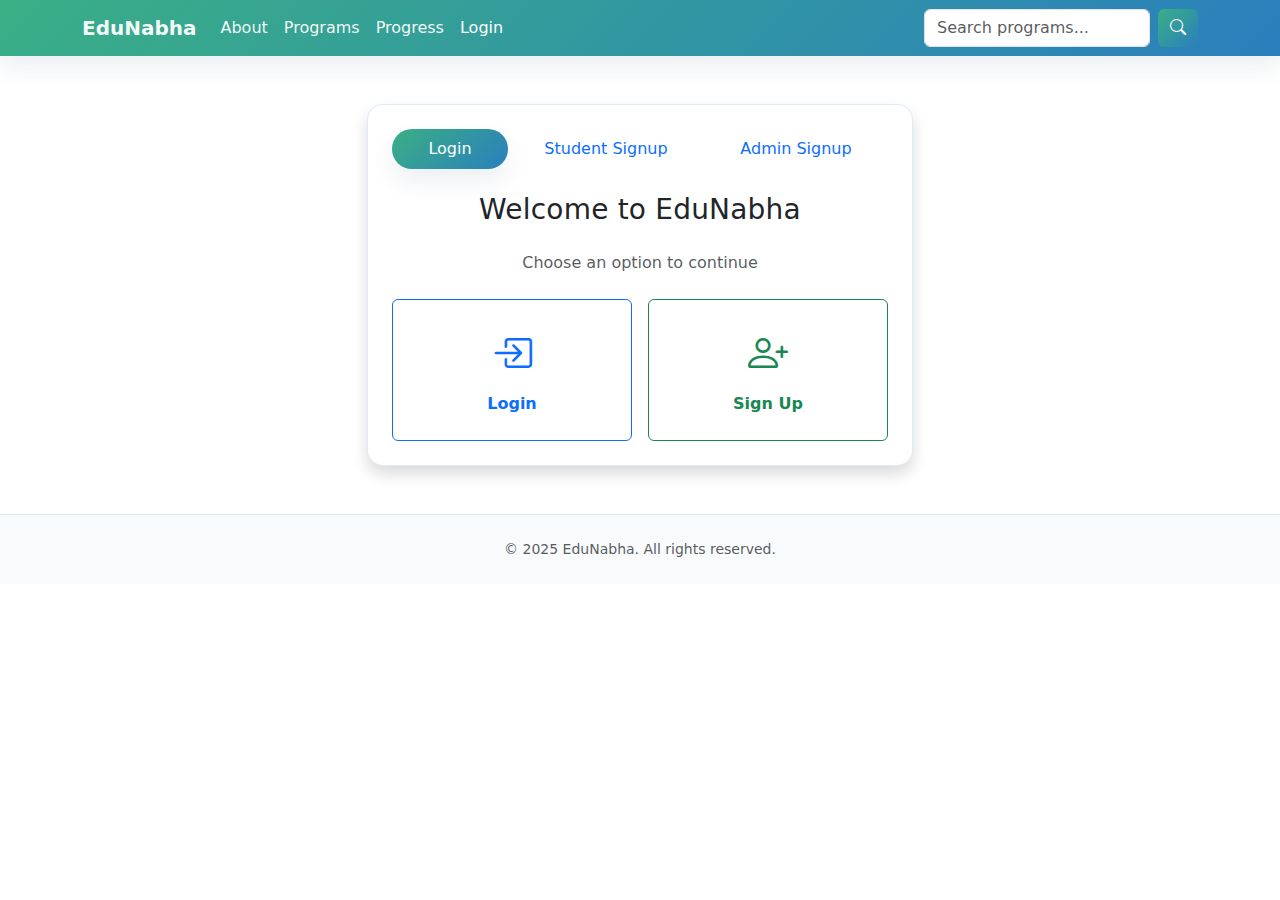
<file: Edunabha/src/pages/dashboard.html>
<!DOCTYPE html>
<html lang="en">

<head>
    <meta charset="UTF-8" />
    <meta name="viewport" content="width=device-width, initial-scale=1" />
    <title>Dashboard – EduNabha</title>
    <meta name="description" content="Your personalized learning dashboard with progress tracking and course management." />
    <meta name="theme-color" content="#2a7fbd" />

    <!-- Resource hints -->
    <link rel="preconnect" href="https://cdn.jsdelivr.net" crossorigin>
    <link rel="dns-prefetch" href="//cdn.jsdelivr.net">

    <!-- Bootstrap CSS & Icons -->
    <link href="https://cdn.jsdelivr.net/npm/bootstrap@5.3.2/dist/css/bootstrap.min.css" rel="stylesheet" />
    <link rel="stylesheet" href="https://cdn.jsdelivr.net/npm/bootstrap-icons@1.11.3/font/bootstrap-icons.css" />

    <!-- Site CSS -->
    <link rel="stylesheet" href="../assets/css/themes.css" />
    <link rel="stylesheet" href="../assets/css/styles.css" />
    <link rel="stylesheet" href="../assets/css/dashboard.css" />
</head>

<body>
    <a class="visually-hidden-focusable skip-link" href="#main">Skip to main content</a>

    <!-- Navbar -->
    <nav class="navbar navbar-expand-lg navbar-dark sticky-top gradient-navbar" aria-label="Primary">
        <div class="container">
            <a class="navbar-brand fw-bold" href="index.html">EduNabha</a>
            <button class="navbar-toggler" type="button" data-bs-toggle="collapse" data-bs-target="#primaryNav"
                aria-controls="primaryNav" aria-expanded="false" aria-label="Toggle navigation">
                <span class="navbar-toggler-icon"></span>
            </button>

            <div class="collapse navbar-collapse" id="primaryNav">
                <ul class="navbar-nav me-auto">
                    <li class="nav-item"><a class="nav-link" href="about.html">About</a></li>
                    <li class="nav-item"><a class="nav-link" href="programs.html">Programs</a></li>
                    <li class="nav-item"><a class="nav-link" href="progress.html">Progress</a></li>
                    <li class="nav-item"><a class="nav-link active" aria-current="page" href="dashboard.html">Dashboard</a></li>
                </ul>

                <div class="d-flex align-items-center gap-3">
                    <span class="navbar-text" id="welcomeText">Welcome!</span>
                    <button class="btn btn-outline-light btn-sm" id="logoutBtn">
                        <i class="bi bi-box-arrow-right"></i> Logout
                    </button>
                </div>
            </div>
        </div>
    </nav>

    <main id="main">
        <!-- Welcome Header -->
        <header class="dashboard-header py-4">
            <div class="container">
                <div class="row align-items-center">
                    <div class="col-md-8">
                        <h1 class="h2 mb-1" id="dashboardTitle">Dashboard</h1>
                        <p class="text-muted mb-0" id="dashboardSubtitle">Track your learning journey</p>
                    </div>
                    <div class="col-md-4 text-md-end">
                        <div class="d-flex align-items-center justify-content-md-end gap-2">
                            <i class="bi bi-calendar3 text-muted"></i>
                            <span class="text-muted" id="currentDate"></span>
                        </div>
                    </div>
                </div>
            </div>
        </header>

        <div class="container my-4">
            <div class="row g-4">
                <!-- Profile Overview -->
                <div class="col-lg-4">
                    <div class="card dashboard-card h-100">
                        <div class="card-header">
                            <h5 class="card-title mb-0">
                                <i class="bi bi-person-circle me-2"></i>Profile Overview
                            </h5>
                        </div>
                        <div class="card-body text-center">
                            <div class="profile-avatar mb-3">
                                <i class="bi bi-person-circle fs-1 text-primary"></i>
                            </div>
                            <h6 class="fw-bold mb-1" id="profileName">Loading...</h6>
                            <p class="text-muted mb-2" id="profileType">Loading...</p>
                            <p class="small text-muted mb-3" id="profileEmail"></p>
                            
                            <div class="profile-stats">
                                <div class="row text-center">
                                    <div class="col-4">
                                        <div class="stat-item">
                                            <div class="stat-number" id="totalCourses">0</div>
                                            <div class="stat-label">Courses</div>
                                        </div>
                                    </div>
                                    <div class="col-4">
                                        <div class="stat-item">
                                            <div class="stat-number" id="completedCourses">0</div>
                                            <div class="stat-label">Completed</div>
                                        </div>
                                    </div>
                                    <div class="col-4">
                                        <div class="stat-item">
                                            <div class="stat-number" id="totalHours">0</div>
                                            <div class="stat-label">Hours</div>
                                        </div>
                                    </div>
                                </div>
                            </div>
                            
                            <button class="btn btn-outline-primary btn-sm mt-3" data-bs-toggle="modal" data-bs-target="#profileModal">
                                <i class="bi bi-pencil"></i> Edit Profile
                            </button>
                        </div>
                    </div>
                </div>

                <!-- Learning Progress -->
                <div class="col-lg-8">
                    <div class="card dashboard-card h-100">
                        <div class="card-header">
                            <h5 class="card-title mb-0">
                                <i class="bi bi-graph-up me-2"></i>Learning Progress
                            </h5>
                        </div>
                        <div class="card-body">
                            <div class="row mb-4">
                                <div class="col-md-6">
                                    <div class="progress-summary">
                                        <h6 class="fw-semibold">Overall Progress</h6>
                                        <div class="progress mb-2" style="height: 12px;">
                                            <div class="progress-bar progress-fill" id="overallProgress" 
                                                 role="progressbar" aria-valuemin="0" aria-valuemax="100" 
                                                 aria-valuenow="0" data-target="65">
                                            </div>
                                        </div>
                                        <p class="small text-muted mb-0">65% Complete</p>
                                    </div>
                                </div>
                                <div class="col-md-6">
                                    <div class="streak-info">
                                        <h6 class="fw-semibold">Learning Streak</h6>
                                        <div class="d-flex align-items-center">
                                            <i class="bi bi-fire text-warning fs-4 me-2"></i>
                                            <div>
                                                <div class="fw-bold">7 Days</div>
                                                <div class="small text-muted">Keep it up!</div>
                                            </div>
                                        </div>
                                    </div>
                                </div>
                            </div>
                            
                            <h6 class="fw-semibold mb-3">Recent Activity</h6>
                            <div class="activity-list">
                                <div class="activity-item">
                                    <div class="activity-icon">
                                        <i class="bi bi-check-circle-fill text-success"></i>
                                    </div>
                                    <div class="activity-content">
                                        <div class="activity-title">Completed "Python Basics"</div>
                                        <div class="activity-time">2 hours ago</div>
                                    </div>
                                </div>
                                <div class="activity-item">
                                    <div class="activity-icon">
                                        <i class="bi bi-play-circle-fill text-primary"></i>
                                    </div>
                                    <div class="activity-content">
                                        <div class="activity-title">Started "Math Foundations"</div>
                                        <div class="activity-time">1 day ago</div>
                                    </div>
                                </div>
                                <div class="activity-item">
                                    <div class="activity-icon">
                                        <i class="bi bi-trophy-fill text-warning"></i>
                                    </div>
                                    <div class="activity-content">
                                        <div class="activity-title">Earned "Quick Learner" badge</div>
                                        <div class="activity-time">3 days ago</div>
                                    </div>
                                </div>
                            </div>
                        </div>
                    </div>
                </div>

                <!-- Enrolled Courses -->
                <div class="col-12">
                    <div class="card dashboard-card">
                        <div class="card-header d-flex justify-content-between align-items-center">
                            <h5 class="card-title mb-0">
                                <i class="bi bi-book me-2"></i>My Courses
                            </h5>
                            <a href="programs.html" class="btn btn-outline-primary btn-sm">
                                <i class="bi bi-plus"></i> Browse More
                            </a>
                        </div>
                        <div class="card-body">
                            <div class="row g-3" id="enrolledCourses">
                                <!-- Course cards will be populated by JavaScript -->
                            </div>
                        </div>
                    </div>
                </div>

                <!-- Quick Actions -->
                <div class="col-12">
                    <div class="card dashboard-card">
                        <div class="card-header">
                            <h5 class="card-title mb-0">
                                <i class="bi bi-lightning me-2"></i>Quick Actions
                            </h5>
                        </div>
                        <div class="card-body">
                            <div class="row g-3">
                                <div class="col-md-3 col-sm-6">
                                    <a href="programs.html" class="quick-action-btn">
                                        <i class="bi bi-search"></i>
                                        <span>Explore Courses</span>
                                    </a>
                                </div>
                                <div class="col-md-3 col-sm-6">
                                    <a href="progress.html" class="quick-action-btn">
                                        <i class="bi bi-graph-up"></i>
                                        <span>View Progress</span>
                                    </a>
                                </div>
                                <div class="col-md-3 col-sm-6">
                                    <a href="#" class="quick-action-btn" data-bs-toggle="modal" data-bs-target="#achievementsModal">
                                        <i class="bi bi-trophy"></i>
                                        <span>Achievements</span>
                                    </a>
                                </div>
                                <div class="col-md-3 col-sm-6">
                                    <a href="about.html#feedback" class="quick-action-btn">
                                        <i class="bi bi-chat-dots"></i>
                                        <span>Give Feedback</span>
                                    </a>
                                </div>
                            </div>
                        </div>
                    </div>
                </div>
            </div>
        </div>
    </main>

    <!-- Profile Edit Modal -->
    <div class="modal fade" id="profileModal" tabindex="-1" aria-labelledby="profileModalLabel" aria-hidden="true">
        <div class="modal-dialog">
            <div class="modal-content">
                <div class="modal-header">
                    <h1 class="modal-title fs-5" id="profileModalLabel">Edit Profile</h1>
                    <button type="button" class="btn-close" data-bs-dismiss="modal" aria-label="Close"></button>
                </div>
                <div class="modal-body">
                    <form id="profileForm">
                        <div class="mb-3">
                            <label for="editName" class="form-label">Full Name</label>
                            <input type="text" class="form-control" id="editName" required>
                        </div>
                        <div class="mb-3">
                            <label for="editEmail" class="form-label">Email</label>
                            <input type="email" class="form-control" id="editEmail" required>
                        </div>
                        <div class="mb-3" id="editClassField">
                            <label for="editClass" class="form-label">Class/Grade</label>
                            <select class="form-select" id="editClass">
                                <option value="6">Class 6</option>
                                <option value="7">Class 7</option>
                                <option value="8">Class 8</option>
                                <option value="9">Class 9</option>
                                <option value="10">Class 10</option>
                            </select>
                        </div>
                    </form>
                </div>
                <div class="modal-footer">
                    <button type="button" class="btn btn-secondary" data-bs-dismiss="modal">Cancel</button>
                    <button type="button" class="btn btn-gradient" id="saveProfile">Save Changes</button>
                </div>
            </div>
        </div>
    </div>

    <!-- Achievements Modal -->
    <div class="modal fade" id="achievementsModal" tabindex="-1" aria-labelledby="achievementsModalLabel" aria-hidden="true">
        <div class="modal-dialog modal-lg">
            <div class="modal-content">
                <div class="modal-header">
                    <h1 class="modal-title fs-5" id="achievementsModalLabel">Your Achievements</h1>
                    <button type="button" class="btn-close" data-bs-dismiss="modal" aria-label="Close"></button>
                </div>
                <div class="modal-body">
                    <div class="row g-3">
                        <div class="col-md-4">
                            <div class="achievement-badge earned">
                                <i class="bi bi-trophy-fill text-warning"></i>
                                <h6>Quick Learner</h6>
                                <p class="small">Complete 3 lessons in one day</p>
                            </div>
                        </div>
                        <div class="col-md-4">
                            <div class="achievement-badge earned">
                                <i class="bi bi-fire text-danger"></i>
                                <h6>Week Warrior</h6>
                                <p class="small">7-day learning streak</p>
                            </div>
                        </div>
                        <div class="col-md-4">
                            <div class="achievement-badge">
                                <i class="bi bi-star text-muted"></i>
                                <h6>Course Master</h6>
                                <p class="small">Complete 5 courses</p>
                            </div>
                        </div>
                    </div>
                </div>
            </div>
        </div>
    </div>

    <footer class="py-4 text-center small text-muted">
        © 2025 EduNabha. All rights reserved.
    </footer>

    <script defer src="https://cdn.jsdelivr.net/npm/bootstrap@5.3.2/dist/js/bootstrap.bundle.min.js"></script>
    <script defer src="../assets/js/dashboard.js"></script>
</body>

</html>
</file>
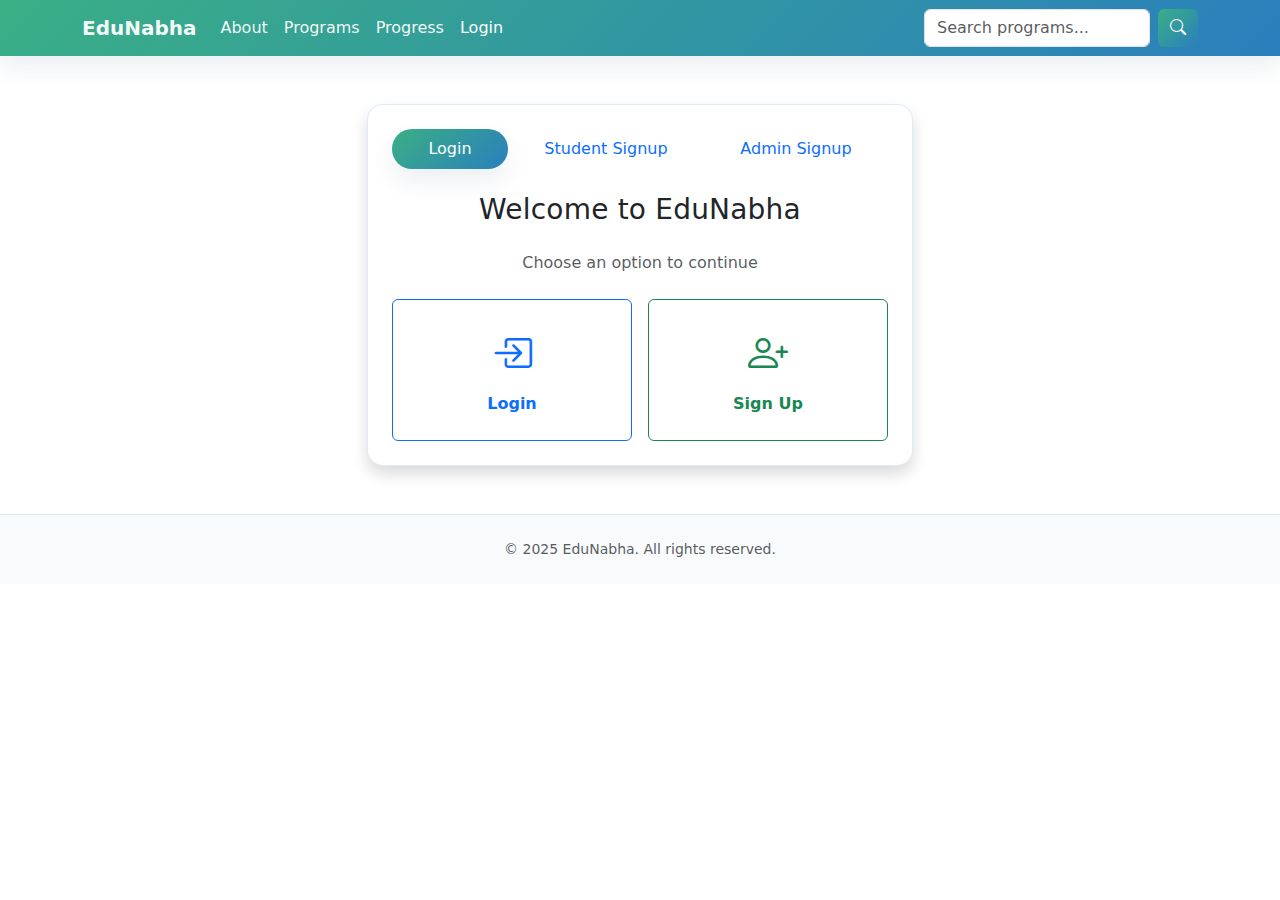
<file: Edunabha/src/pages/login.html>
<!DOCTYPE html>
<html lang="en">

<head>
    <meta charset="UTF-8" />
    <meta name="viewport" content="width=device-width, initial-scale=1" />
    <meta name="description"
        content="Login or sign up to EduNabha for inclusive digital learning tailored for rural students and administrators in India." />
    <meta name="keywords"
        content="EduNabha login, EduNabha signup, rural education, digital learning, student login, admin login" />
    <title>EduNabha – Login or Sign Up</title>

    <!-- Resource hints -->
    <link rel="preconnect" href="https://cdn.jsdelivr.net" crossorigin>
    <link rel="dns-prefetch" href="//cdn.jsdelivr.net">

    <!-- Bootstrap CSS & Icons -->
    <link href="https://cdn.jsdelivr.net/npm/bootstrap@5.3.2/dist/css/bootstrap.min.css" rel="stylesheet" />
    <link rel="stylesheet" href="https://cdn.jsdelivr.net/npm/bootstrap-icons@1.11.3/font/bootstrap-icons.css" />

    <!-- Site CSS (tokens → base → page) -->
    <link rel="stylesheet" href="../assets/css/themes.css" />
    <link rel="stylesheet" href="../assets/css/styles.css" />
    <link rel="stylesheet" href="../assets/css/auth.css" />
</head>

<body>
    <!-- Sticky Navbar -->
    <nav class="navbar navbar-expand-lg navbar-dark sticky-top gradient-navbar" aria-label="Primary">
        <div class="container">
            <a class="navbar-brand fw-bold" href="index.html">EduNabha</a>
            <button class="navbar-toggler" type="button" data-bs-toggle="collapse" data-bs-target="#primaryNav"
                aria-controls="primaryNav" aria-expanded="false" aria-label="Toggle navigation">
                <span class="navbar-toggler-icon"></span>
            </button>

            <div class="collapse navbar-collapse" id="primaryNav">
                <ul class="navbar-nav me-auto">
                    <li class="nav-item"><a class="nav-link" href="about.html">About</a></li>
                    <li class="nav-item"><a class="nav-link" href="programs.html">Programs</a></li>
                    <li class="nav-item"><a class="nav-link" href="progress.html">Progress</a></li>
                    <li class="nav-item"><a class="nav-link active" aria-current="page" href="login.html">Login</a></li>
                </ul>

                <form class="d-flex ms-auto" action="index.html#programs" role="search" aria-label="Search programs">
                    <input class="form-control me-2" type="search" placeholder="Search programs..."
                        aria-label="Search programs" />
                    <button class="btn btn-gradient" type="submit" aria-label="Submit program search">
                        <i class="bi bi-search" aria-hidden="true"></i>
                    </button>
                </form>
            </div>
        </div>
    </nav>

    <!-- Login/Signup Section -->
    <main id="main">
        <section id="auth" class="py-5">
            <div class="container">
                <div class="row justify-content-center">
                    <div class="col-md-7 col-lg-6">
                        <div class="card gradient-card shadow">
                            <div class="card-body p-4">
                                <!-- commit: feat(auth-tabs): gradient pills with three flows -->
                                <ul class="nav nav-pills nav-fill mb-4" id="authTabs" role="tablist"
                                    aria-label="Authentication tabs">
                                    <li class="nav-item" role="presentation">
                                        <button class="nav-link active" id="login-tab" data-bs-toggle="pill"
                                            data-bs-target="#login-form" type="button" role="tab"
                                            aria-controls="login-form" aria-selected="true">
                                            Login
                                        </button>
                                    </li>
                                    <li class="nav-item" role="presentation">
                                        <button class="nav-link" id="student-signup-tab" data-bs-toggle="pill"
                                            data-bs-target="#student-signup-form" type="button" role="tab"
                                            aria-controls="student-signup-form" aria-selected="false">
                                            Student Signup
                                        </button>
                                    </li>
                                    <li class="nav-item" role="presentation">
                                        <button class="nav-link" id="admin-signup-tab" data-bs-toggle="pill"
                                            data-bs-target="#admin-signup-form" type="button" role="tab"
                                            aria-controls="admin-signup-form" aria-selected="false">
                                            Admin Signup
                                        </button>
                                    </li>
                                </ul>

                                <!-- Tab Content -->
                                <div class="tab-content" id="authTabContent">
                                    <!-- Initial Choice Screen -->
                                    <div class="tab-pane fade show active" id="login-form" role="tabpanel"
                                        aria-labelledby="login-tab" tabindex="0">
                                        <div id="initialChoice">
                                            <h3 class="text-center mb-4">Welcome to EduNabha</h3>
                                            <p class="text-center text-muted mb-4">Choose an option to continue</p>
                                            
                                            <div class="row g-3">
                                                <div class="col-6">
                                                    <button type="button" class="btn btn-outline-primary w-100 h-100 py-4 choice-btn" 
                                                            data-choice="login">
                                                        <i class="bi bi-box-arrow-in-right fs-1 d-block mb-2"></i>
                                                        <span class="fw-semibold">Login</span>
                                                    </button>
                                                </div>
                                                <div class="col-6">
                                                    <button type="button" class="btn btn-outline-success w-100 h-100 py-4 choice-btn" 
                                                            data-choice="signup">
                                                        <i class="bi bi-person-plus fs-1 d-block mb-2"></i>
                                                        <span class="fw-semibold">Sign Up</span>
                                                    </button>
                                                </div>
                                            </div>
                                        </div>

                                        <!-- User Type Selection -->
                                        <div id="userTypeChoice" class="d-none">
                                            <h3 class="text-center mb-4">Select User Type</h3>
                                            <p class="text-center text-muted mb-4">Are you a student or an admin?</p>
                                            
                                            <div class="row g-3">
                                                <div class="col-6">
                                                    <button type="button" class="btn btn-outline-info w-100 h-100 py-4 user-type-btn" 
                                                            data-type="student">
                                                        <i class="bi bi-mortarboard fs-1 d-block mb-2"></i>
                                                        <span class="fw-semibold">Student</span>
                                                    </button>
                                                </div>
                                                <div class="col-6">
                                                    <button type="button" class="btn btn-outline-warning w-100 h-100 py-4 user-type-btn" 
                                                            data-type="admin">
                                                        <i class="bi bi-shield-check fs-1 d-block mb-2"></i>
                                                        <span class="fw-semibold">Admin</span>
                                                    </button>
                                                </div>
                                            </div>
                                            
                                            <div class="text-center mt-3">
                                                <button type="button" class="btn btn-link" id="backToChoice">
                                                    <i class="bi bi-arrow-left"></i> Back
                                                </button>
                                            </div>
                                        </div>

                                        <!-- Login Form -->
                                        <div id="loginFormContainer" class="d-none">
                                            <h3 class="text-center mb-4">Login to EduNabha</h3>
                                            <div class="alert alert-info text-center" id="loginUserType"></div>
                                            
                                            <form id="loginForm" class="needs-validation" novalidate method="post"
                                                action="#" autocomplete="on">
                                                <div class="mb-3">
                                                    <label for="loginUsername" class="form-label">Username</label>
                                                    <input type="text" class="form-control" id="loginUsername"
                                                        name="username" placeholder="Enter username" aria-label="Username"
                                                        autocomplete="username" required />
                                                    <div class="invalid-feedback">Enter a valid username.</div>
                                                </div>

                                                <div class="mb-2">
                                                    <label for="loginPassword" class="form-label">Password</label>
                                                    <div class="input-group">
                                                        <input type="password" class="form-control" id="loginPassword"
                                                            name="password" placeholder="Enter password"
                                                            aria-label="Password" autocomplete="current-password"
                                                            spellcheck="false" enterkeyhint="go" required />
                                                        <button type="button"
                                                            class="btn btn-outline-secondary password-toggle"
                                                            aria-controls="loginPassword" aria-pressed="false"
                                                            aria-label="Show password">
                                                            <i class="bi bi-eye" aria-hidden="true"></i>
                                                        </button>
                                                    </div>
                                                    <div class="form-text text-warning small d-none" id="loginCaps">Caps
                                                        Lock is ON</div>
                                                    <div class="invalid-feedback">Enter a valid password.</div>
                                                </div>

                                                <div class="d-flex align-items-center justify-content-between mb-3">
                                                    <div class="form-check">
                                                        <input class="form-check-input" type="checkbox" id="rememberMe" />
                                                        <label class="form-check-label" for="rememberMe">Remember me</label>
                                                    </div>
                                                    <button class="btn btn-link p-0 small" type="button"
                                                        data-bs-toggle="modal" data-bs-target="#resetModal">
                                                        Forgot password?
                                                    </button>
                                                </div>

                                                <button type="submit" class="btn btn-gradient w-100"
                                                    aria-label="Login to EduNabha">
                                                    Login
                                                </button>
                                            </form>
                                            
                                            <div class="text-center mt-3">
                                                <button type="button" class="btn btn-link" id="backToUserType">
                                                    <i class="bi bi-arrow-left"></i> Back
                                                </button>
                                            </div>
                                        </div>

                                        <!-- Sign Up Form -->
                                        <div id="signupFormContainer" class="d-none">
                                            <h3 class="text-center mb-4">Sign Up for EduNabha</h3>
                                            <div class="alert alert-info text-center" id="signupUserType"></div>
                                            
                                            <form id="signupForm" class="needs-validation" novalidate method="post"
                                                action="#" autocomplete="on">
                                                <div class="mb-3">
                                                    <label for="signupName" class="form-label">Full Name</label>
                                                    <input type="text" class="form-control" id="signupName" name="name"
                                                        placeholder="Enter full name" aria-label="Full name"
                                                        autocomplete="name" required />
                                                    <div class="invalid-feedback">Enter full name.</div>
                                                </div>

                                                <div class="mb-3">
                                                    <label for="signupEmail" class="form-label">Email</label>
                                                    <input type="email" class="form-control" id="signupEmail" name="email"
                                                        placeholder="Enter email" aria-label="Email" autocomplete="email"
                                                        inputmode="email" required />
                                                    <div class="invalid-feedback">Enter a valid email address.</div>
                                                </div>

                                                <div class="mb-3" id="classField">
                                                    <label for="signupClass" class="form-label">Class/Grade</label>
                                                    <select class="form-select" id="signupClass" name="class"
                                                        aria-label="Select class or grade">
                                                        <option value="" disabled selected>Select your class</option>
                                                        <option value="6">Class 6</option>
                                                        <option value="7">Class 7</option>
                                                        <option value="8">Class 8</option>
                                                        <option value="9">Class 9</option>
                                                        <option value="10">Class 10</option>
                                                    </select>
                                                    <div class="invalid-feedback">Please select a class.</div>
                                                </div>

                                                <div class="mb-3" id="adminCodeField" style="display: none;">
                                                    <label for="signupAdminCode" class="form-label">Admin Code</label>
                                                    <input type="text" class="form-control" id="signupAdminCode" name="admin_code"
                                                        placeholder="Enter admin code" aria-label="Admin code"
                                                        autocomplete="one-time-code" inputmode="text" />
                                                    <div class="invalid-feedback">Enter a valid admin code.</div>
                                                </div>

                                                <div class="mb-3">
                                                    <label for="signupPassword" class="form-label">Password</label>
                                                    <div class="input-group">
                                                        <input type="password" class="form-control" id="signupPassword"
                                                            name="password" placeholder="Enter password"
                                                            aria-label="Password" minlength="8" autocomplete="new-password"
                                                            spellcheck="false" required />
                                                        <button type="button"
                                                            class="btn btn-outline-secondary password-toggle"
                                                            aria-controls="signupPassword" aria-pressed="false"
                                                            aria-label="Show password">
                                                            <i class="bi bi-eye" aria-hidden="true"></i>
                                                        </button>
                                                    </div>
                                                    <div class="progress mt-2" style="height:6px;">
                                                        <div id="signupStrengthBar" class="progress-bar" role="progressbar"
                                                            style="width: 0%"></div>
                                                    </div>
                                                    <div class="form-text">Use at least 8 characters with letters, numbers,
                                                        and a symbol.</div>
                                                    <div class="invalid-feedback">Password must be at least 8 characters.
                                                    </div>
                                                </div>

                                                <div class="mb-3">
                                                    <label for="signupConfirmPassword" class="form-label">Confirm
                                                        Password</label>
                                                    <div class="input-group">
                                                        <input type="password" class="form-control"
                                                            id="signupConfirmPassword" name="confirm_password"
                                                            placeholder="Confirm password" aria-label="Confirm password"
                                                            minlength="8" autocomplete="new-password" spellcheck="false"
                                                            required />
                                                        <button type="button"
                                                            class="btn btn-outline-secondary password-toggle"
                                                            aria-controls="signupConfirmPassword" aria-pressed="false"
                                                            aria-label="Show password">
                                                            <i class="bi bi-eye" aria-hidden="true"></i>
                                                        </button>
                                                    </div>
                                                    <div class="invalid-feedback">Passwords must match.</div>
                                                </div>

                                                <div class="form-check mb-3">
                                                    <input class="form-check-input" type="checkbox" id="signupTos" required>
                                                    <label class="form-check-label" for="signupTos">I agree to the
                                                        Terms</label>
                                                    <div class="invalid-feedback">Please accept the terms to continue.</div>
                                                </div>

                                                <button type="submit" class="btn btn-gradient w-100"
                                                    aria-label="Sign up">Sign Up</button>
                                            </form>
                                            
                                            <div class="text-center mt-3">
                                                <button type="button" class="btn btn-link" id="backToUserTypeSignup">
                                                    <i class="bi bi-arrow-left"></i> Back
                                                </button>
                                            </div>
                                        </div>
                                    </div>

                                    <!-- Student Signup Form -->
                                    <div class="tab-pane fade" id="student-signup-form" role="tabpanel"
                                        aria-labelledby="student-signup-tab" tabindex="0">
                                        <h3 class="text-center mb-4">Sign Up as Student</h3>
                                        <!-- commit: feat(password-strength): add strength meter and match check -->
                                        <form id="studentSignupForm" class="needs-validation" novalidate method="post"
                                            action="#" autocomplete="on">
                                            <div class="mb-3">
                                                <label for="studentName" class="form-label">Full Name</label>
                                                <input type="text" class="form-control" id="studentName" name="name"
                                                    placeholder="Enter full name" aria-label="Full name"
                                                    autocomplete="name" required />
                                                <div class="invalid-feedback">Enter full name.</div>
                                            </div>

                                            <div class="mb-3">
                                                <label for="studentEmail" class="form-label">Email</label>
                                                <input type="email" class="form-control" id="studentEmail" name="email"
                                                    placeholder="Enter email" aria-label="Email" autocomplete="email"
                                                    inputmode="email" required />
                                                <div class="invalid-feedback">Enter a valid email address.</div>
                                            </div>

                                            <div class="mb-3">
                                                <label for="studentClass" class="form-label">Class/Grade</label>
                                                <select class="form-select" id="studentClass" name="class"
                                                    aria-label="Select class or grade" required>
                                                    <option value="" disabled selected>Select your class</option>
                                                    <option value="6">Class 6</option>
                                                    <option value="7">Class 7</option>
                                                    <option value="8">Class 8</option>
                                                    <option value="9">Class 9</option>
                                                    <option value="10">Class 10</option>
                                                </select>
                                                <div class="invalid-feedback">Please select a class.</div>
                                            </div>

                                            <div class="mb-3">
                                                <label for="studentPassword" class="form-label">Password</label>
                                                <div class="input-group">
                                                    <input type="password" class="form-control" id="studentPassword"
                                                        name="password" placeholder="Enter password"
                                                        aria-label="Password" minlength="8" autocomplete="new-password"
                                                        spellcheck="false" required />
                                                    <button type="button"
                                                        class="btn btn-outline-secondary password-toggle"
                                                        aria-controls="studentPassword" aria-pressed="false"
                                                        aria-label="Show password">
                                                        <i class="bi bi-eye" aria-hidden="true"></i>
                                                    </button>
                                                </div>
                                                <!-- strength meter -->
                                                <div class="progress mt-2" style="height:6px;">
                                                    <div id="studentStrengthBar" class="progress-bar" role="progressbar"
                                                        style="width: 0%"></div>
                                                </div>
                                                <div class="form-text">Use at least 8 characters with letters, numbers,
                                                    and a symbol.</div>
                                                <div class="invalid-feedback">Password must be at least 8 characters.
                                                </div>
                                            </div>

                                            <div class="mb-3">
                                                <label for="studentConfirmPassword" class="form-label">Confirm
                                                    Password</label>
                                                <div class="input-group">
                                                    <input type="password" class="form-control"
                                                        id="studentConfirmPassword" name="confirm_password"
                                                        placeholder="Confirm password" aria-label="Confirm password"
                                                        minlength="8" autocomplete="new-password" spellcheck="false"
                                                        required />
                                                    <button type="button"
                                                        class="btn btn-outline-secondary password-toggle"
                                                        aria-controls="studentConfirmPassword" aria-pressed="false"
                                                        aria-label="Show password">
                                                        <i class="bi bi-eye" aria-hidden="true"></i>
                                                    </button>
                                                </div>
                                                <div class="invalid-feedback">Passwords must match.</div>
                                            </div>

                                            <div class="form-check mb-3">
                                                <input class="form-check-input" type="checkbox" id="studentTos"
                                                    required>
                                                <label class="form-check-label" for="studentTos">I agree to the
                                                    Terms</label>
                                                <div class="invalid-feedback">Please accept the terms to continue.</div>
                                            </div>

                                            <button type="submit" class="btn btn-gradient w-100"
                                                aria-label="Sign up as student">Sign Up</button>
                                        </form>
                                    </div>

                                    <!-- Admin Signup Form -->
                                    <div class="tab-pane fade" id="admin-signup-form" role="tabpanel"
                                        aria-labelledby="admin-signup-tab" tabindex="0">
                                        <h3 class="text-center mb-4">Sign Up as Admin</h3>
                                        <form id="adminSignupForm" class="needs-validation" novalidate method="post"
                                            action="#" autocomplete="on">
                                            <div class="mb-3">
                                                <label for="adminName" class="form-label">Full Name</label>
                                                <input type="text" class="form-control" id="adminName" name="name"
                                                    placeholder="Enter full name" aria-label="Full name"
                                                    autocomplete="name" required />
                                                <div class="invalid-feedback">Enter full name.</div>
                                            </div>

                                            <div class="mb-3">
                                                <label for="adminEmail" class="form-label">Email</label>
                                                <input type="email" class="form-control" id="adminEmail" name="email"
                                                    placeholder="Enter email" aria-label="Email" autocomplete="email"
                                                    inputmode="email" required />
                                                <div class="invalid-feedback">Enter a valid email address.</div>
                                            </div>

                                            <div class="mb-3">
                                                <label for="adminCode" class="form-label">Admin Code</label>
                                                <input type="text" class="form-control" id="adminCode" name="admin_code"
                                                    placeholder="Enter admin code" aria-label="Admin code"
                                                    autocomplete="one-time-code" inputmode="text" required />
                                                <div class="invalid-feedback">Enter a valid admin code.</div>
                                            </div>

                                            <div class="mb-3">
                                                <label for="adminPassword" class="form-label">Password</label>
                                                <div class="input-group">
                                                    <input type="password" class="form-control" id="adminPassword"
                                                        name="password" placeholder="Enter password"
                                                        aria-label="Password" minlength="8" autocomplete="new-password"
                                                        spellcheck="false" required />
                                                    <button type="button"
                                                        class="btn btn-outline-secondary password-toggle"
                                                        aria-controls="adminPassword" aria-pressed="false"
                                                        aria-label="Show password">
                                                        <i class="bi bi-eye" aria-hidden="true"></i>
                                                    </button>
                                                </div>
                                                <div class="progress mt-2" style="height:6px;">
                                                    <div id="adminStrengthBar" class="progress-bar" role="progressbar"
                                                        style="width: 0%"></div>
                                                </div>
                                                <div class="form-text">Use at least 8 characters with letters, numbers,
                                                    and a symbol.</div>
                                                <div class="invalid-feedback">Password must be at least 8 characters.
                                                </div>
                                            </div>

                                            <div class="mb-3">
                                                <label for="adminConfirmPassword" class="form-label">Confirm
                                                    Password</label>
                                                <div class="input-group">
                                                    <input type="password" class="form-control"
                                                        id="adminConfirmPassword" name="confirm_password"
                                                        placeholder="Confirm password" aria-label="Confirm password"
                                                        minlength="8" autocomplete="new-password" spellcheck="false"
                                                        required />
                                                    <button type="button"
                                                        class="btn btn-outline-secondary password-toggle"
                                                        aria-controls="adminConfirmPassword" aria-pressed="false"
                                                        aria-label="Show password">
                                                        <i class="bi bi-eye" aria-hidden="true"></i>
                                                    </button>
                                                </div>
                                                <div class="invalid-feedback">Passwords must match.</div>
                                            </div>

                                            <div class="form-check mb-3">
                                                <input class="form-check-input" type="checkbox" id="adminTos" required>
                                                <label class="form-check-label" for="adminTos">I agree to the
                                                    Terms</label>
                                                <div class="invalid-feedback">Please accept the terms to continue.</div>
                                            </div>

                                            <button type="submit" class="btn btn-gradient w-100"
                                                aria-label="Sign up as admin">Sign Up</button>
                                        </form>
                                    </div>
                                </div><!-- /.tab-content -->
                            </div><!-- /.card-body -->
                        </div><!-- /.card -->
                    </div>
                </div>
            </div>
        </section>
    </main>

    <!-- commit: feat(auth-reset-modal): email-only reset dialog (frontend only) -->
    <div class="modal fade" id="resetModal" tabindex="-1" aria-labelledby="resetModalLabel" aria-hidden="true">
        <div class="modal-dialog modal-dialog-centered">
            <div class="modal-content">
                <div class="modal-header">
                    <h1 class="modal-title fs-6" id="resetModalLabel">Reset password</h1>
                    <button type="button" class="btn-close" data-bs-dismiss="modal" aria-label="Close"></button>
                </div>
                <div class="modal-body">
                    <p class="small text-muted mb-2">Enter the email to receive a reset link (demo flow).</p>
                    <input type="email" id="resetEmail" class="form-control" placeholder="name@example.com"
                        aria-label="Reset email" />
                    <div class="invalid-feedback d-block d-none" id="resetEmailError">Enter a valid email.</div>
                </div>
                <div class="modal-footer justify-content-between">
                    <button type="button" class="btn btn-outline-secondary" data-bs-dismiss="modal">Close</button>
                    <button type="button" id="sendReset" class="btn btn-learn">Send link</button>
                </div>
            </div>
        </div>
    </div>

    <footer class="py-4 text-center small text-muted">© 2025 EduNabha. All rights reserved.</footer>

    <script defer src="https://cdn.jsdelivr.net/npm/bootstrap@5.3.2/dist/js/bootstrap.bundle.min.js"></script>
    <script defer src="../assets/js/auth.js"></script>
</body>

</html>
</file>
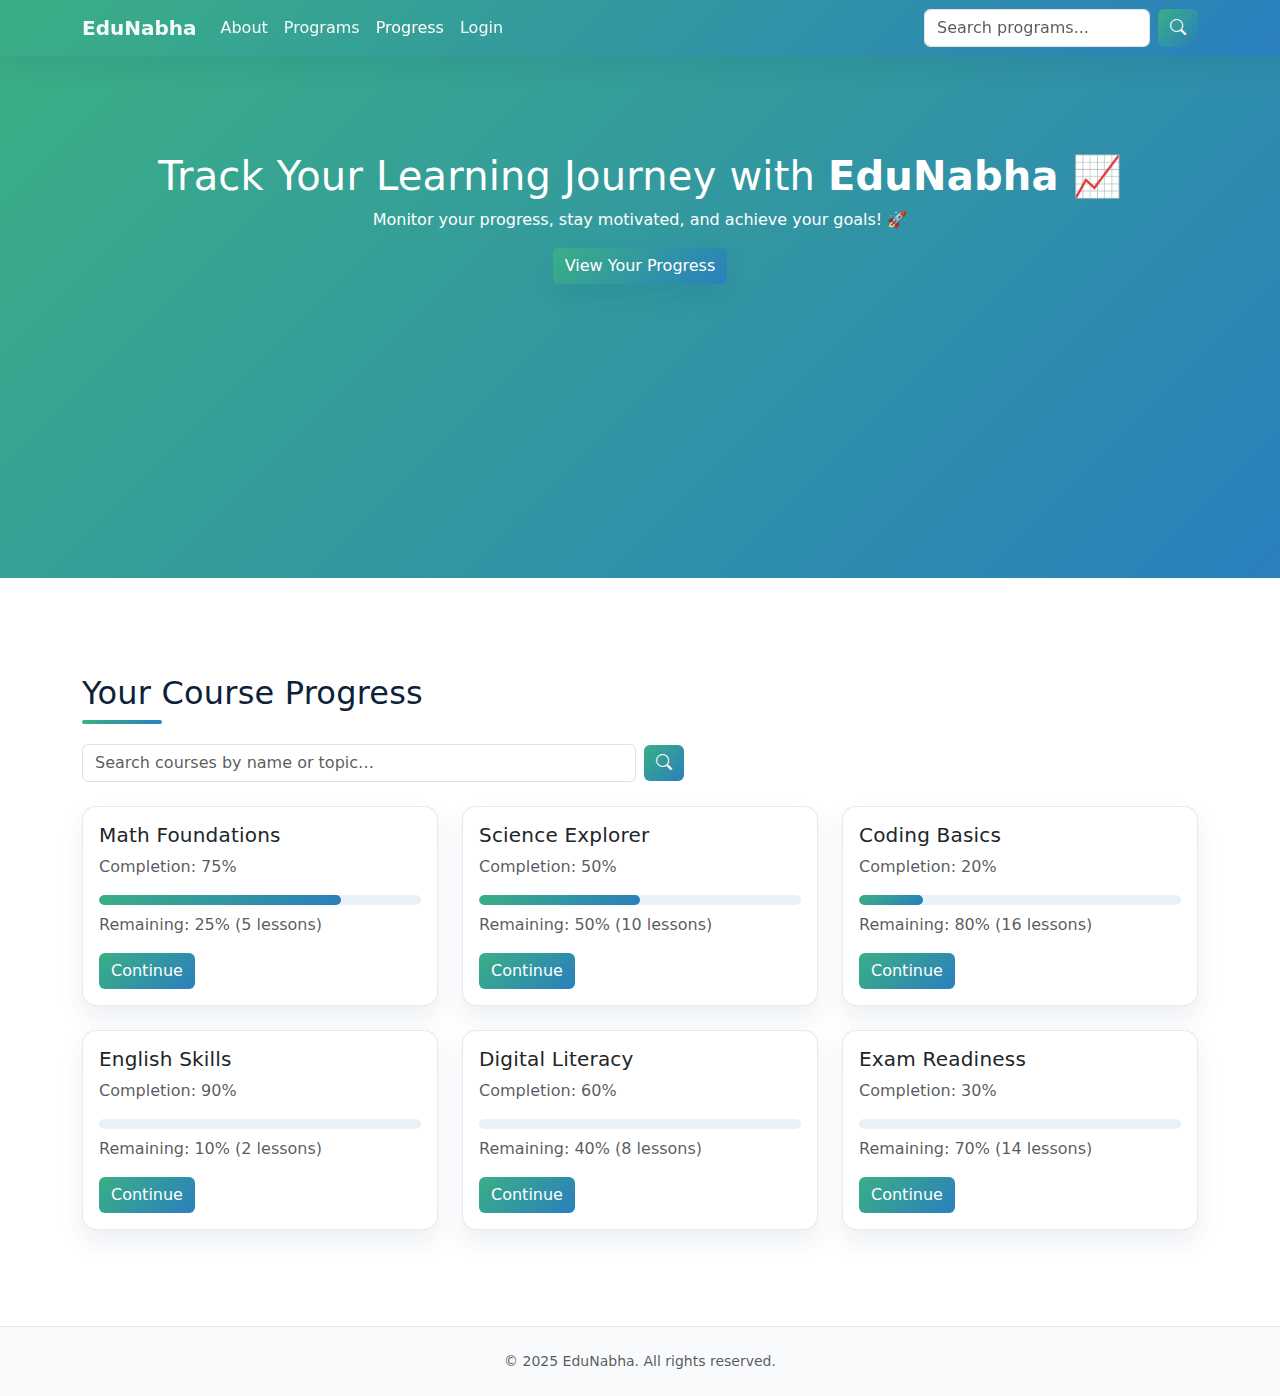
<file: Edunabha/src/pages/progress.html>
<!DOCTYPE html>
<html lang="en">

<head>
    <meta charset="UTF-8" />
    <meta name="viewport" content="width=device-width, initial-scale=1" />
    <meta name="description"
        content="Track your learning progress with EduNabha's courses, including Math, Science, Coding, and more for rural students in India." />
    <meta name="keywords"
        content="EduNabha progress, course tracking, rural education, digital learning, student progress" />
    <title>Progress | EduNabha</title>

    <!-- Resource hints -->
    <link rel="preconnect" href="https://cdn.jsdelivr.net" crossorigin>
    <link rel="dns-prefetch" href="//cdn.jsdelivr.net">

    <!-- Bootstrap CSS & Icons -->
    <link href="https://cdn.jsdelivr.net/npm/bootstrap@5.3.2/dist/css/bootstrap.min.css" rel="stylesheet">
    <link rel="stylesheet" href="https://cdn.jsdelivr.net/npm/bootstrap-icons@1.11.3/font/bootstrap-icons.css" />

    <!-- Site-wide and page CSS (from /src/pages → /src/assets) -->
    <link rel="stylesheet" href="../assets/css/themes.css">
    <link rel="stylesheet" href="../assets/css/styles.css">
    <link rel="stylesheet" href="../assets/css/progress.css">
</head>

<body>
    <!-- Sticky Navbar -->
    <nav class="navbar navbar-expand-lg navbar-dark sticky-top gradient-navbar" aria-label="Primary">
        <div class="container">
            <a class="navbar-brand fw-bold" href="index.html">EduNabha</a>
            <button class="navbar-toggler" type="button" data-bs-toggle="collapse" data-bs-target="#primaryNav"
                aria-controls="primaryNav" aria-expanded="false" aria-label="Toggle navigation">
                <span class="navbar-toggler-icon"></span>
            </button>
            <div class="collapse navbar-collapse" id="primaryNav">
                <ul class="navbar-nav me-auto">
                    <li class="nav-item"><a class="nav-link" href="about.html">About</a></li>
                    <li class="nav-item"><a class="nav-link" href="programs.html">Programs</a></li>
                    <li class="nav-item"><a class="nav-link active" aria-current="page"
                            href="progress.html">Progress</a></li>
                    <li class="nav-item"><a class="nav-link" href="login.html">Login</a></li>
                </ul>
                <form class="d-flex ms-auto" action="index.html#programs" role="search" aria-label="Search programs">
                    <input class="form-control me-2" type="search" placeholder="Search programs..."
                        aria-label="Search programs" />
                    <button class="btn btn-gradient" type="submit" aria-label="Submit program search">
                        <i class="bi bi-search" aria-hidden="true"></i>
                    </button>
                </form>
            </div>
        </div>
    </nav>

    <!-- Hero Section -->
    <header id="hero" class="hero" aria-labelledby="hero-title">
        <div class="hero-content container text-center">
            <h1 id="hero-title">Track Your Learning Journey with <span class="brand">EduNabha</span> 📈</h1>
            <p>Monitor your progress, stay motivated, and achieve your goals! 🚀</p>
            <a href="#progress" class="btn btn-gradient cta-btn">View Your Progress</a>
        </div>
    </header>

    <!-- Progress Tracking Section -->
    <main>
        <section id="progress" class="container my-5" aria-labelledby="progress-title">
            <h2 id="progress-title" class="section-title">Your Course Progress</h2>

            <!-- Local filter -->
            <form id="progressSearchForm" class="row g-2 align-items-center mb-4" role="search"
                aria-label="Filter courses">
                <div class="col-sm-8 col-md-6">
                    <label for="progressSearchInput" class="visually-hidden">Search courses</label>
                    <input id="progressSearchInput" class="form-control" type="search"
                        placeholder="Search courses by name or topic…" aria-label="Search courses" />
                </div>
                <div class="col-auto">
                    <button class="btn btn-gradient" type="submit" aria-label="Apply course search">
                        <i class="bi bi-search" aria-hidden="true"></i>
                    </button>
                </div>
            </form>

            <div class="row g-4" id="progressCards">
                <!-- Card template note: each .progress element uses role=progressbar with aria- values per Bootstrap guidance -->
                <div class="col-md-4 progress-card" data-title="Math Foundations"
                    data-keywords="math arithmetic algebra">
                    <div class="card gradient-card position-relative h-100">
                        <div class="card-body">
                            <h5 id="title-math">Math Foundations</h5>
                            <p class="text-muted">Completion: 75%</p>
                            <div class="progress" role="progressbar" aria-labelledby="title-math" aria-valuemin="0"
                                aria-valuemax="100" aria-valuenow="0">
                                <div class="progress-bar progress-fill" data-target="75"></div>
                            </div>
                            <p class="text-muted mt-2">Remaining: 25% (5 lessons)</p>
                            <a href="math.html" class="btn btn-gradient btn-learn"
                                aria-label="Continue Math Foundations">Continue</a>
                        </div>
                    </div>
                </div>

                <div class="col-md-4 progress-card" data-title="Science Explorer"
                    data-keywords="science physics chemistry biology">
                    <div class="card gradient-card position-relative h-100">
                        <div class="card-body">
                            <h5 id="title-science">Science Explorer</h5>
                            <p class="text-muted">Completion: 50%</p>
                            <div class="progress" role="progressbar" aria-labelledby="title-science" aria-valuemin="0"
                                aria-valuemax="100" aria-valuenow="0">
                                <div class="progress-bar progress-fill" data-target="50"></div>
                            </div>
                            <p class="text-muted mt-2">Remaining: 50% (10 lessons)</p>
                            <a href="science.html" class="btn btn-gradient btn-learn"
                                aria-label="Continue Science Explorer">Continue</a>
                        </div>
                    </div>
                </div>

                <div class="col-md-4 progress-card" data-title="Coding Basics" data-keywords="coding python javascript">
                    <div class="card gradient-card position-relative h-100">
                        <div class="card-body">
                            <h5 id="title-coding">Coding Basics</h5>
                            <p class="text-muted">Completion: 20%</p>
                            <div class="progress" role="progressbar" aria-labelledby="title-coding" aria-valuemin="0"
                                aria-valuemax="100" aria-valuenow="0">
                                <div class="progress-bar progress-fill" data-target="20"></div>
                            </div>
                            <p class="text-muted mt-2">Remaining: 80% (16 lessons)</p>
                            <a href="coding.html" class="btn btn-gradient btn-learn"
                                aria-label="Continue Coding Basics">Continue</a>
                        </div>
                    </div>
                </div>

                <div class="col-md-4 progress-card" data-title="English Skills"
                    data-keywords="english grammar vocabulary">
                    <div class="card gradient-card position-relative h-100">
                        <div class="card-body">
                            <h5 id="title-english">English Skills</h5>
                            <p class="text-muted">Completion: 90%</p>
                            <div class="progress" role="progressbar" aria-labelledby="title-english" aria-valuemin="0"
                                aria-valuemax="100" aria-valuenow="0">
                                <div class="progress-bar progress-fill" data-target="90"></div>
                            </div>
                            <p class="text-muted mt-2">Remaining: 10% (2 lessons)</p>
                            <a href="english.html" class="btn btn-gradient btn-learn"
                                aria-label="Continue English Skills">Continue</a>
                        </div>
                    </div>
                </div>

                <div class="col-md-4 progress-card" data-title="Digital Literacy"
                    data-keywords="computer internet safety">
                    <div class="card gradient-card position-relative h-100">
                        <div class="card-body">
                            <h5 id="title-digital">Digital Literacy</h5>
                            <p class="text-muted">Completion: 60%</p>
                            <div class="progress" role="progressbar" aria-labelledby="title-digital" aria-valuemin="0"
                                aria-valuemax="100" aria-valuenow="0">
                                <div class="progress-bar progress-fill" data-target="60"></div>
                            </div>
                            <p class="text-muted mt-2">Remaining: 40% (8 lessons)</p>
                            <a href="digital.html" class="btn btn-gradient btn-learn"
                                aria-label="Continue Digital Literacy">Continue</a>
                        </div>
                    </div>
                </div>

                <div class="col-md-4 progress-card" data-title="Exam Readiness" data-keywords="practice tests quizzes">
                    <div class="card gradient-card position-relative h-100">
                        <div class="card-body">
                            <h5 id="title-exam">Exam Readiness</h5>
                            <p class="text-muted">Completion: 30%</p>
                            <div class="progress" role="progressbar" aria-labelledby="title-exam" aria-valuemin="0"
                                aria-valuemax="100" aria-valuenow="0">
                                <div class="progress-bar progress-fill" data-target="30"></div>
                            </div>
                            <p class="text-muted mt-2">Remaining: 70% (14 lessons)</p>
                            <a href="exam.html" class="btn btn-gradient btn-learn"
                                aria-label="Continue Exam Readiness">Continue</a>
                        </div>
                    </div>
                </div>
            </div>

            <p id="noResults" class="text-center text-muted mt-3 d-none" role="status" aria-live="polite">
                No courses found. Try another search.
            </p>
        </section>
    </main>

    <footer class="py-4 text-center small text-muted">© 2025 EduNabha. All rights reserved.</footer>

    <!-- Bootstrap JS -->
    <script defer src="https://cdn.jsdelivr.net/npm/bootstrap@5.3.2/dist/js/bootstrap.bundle.min.js"></script>
    <!-- Page JS -->
    <script defer src="../assets/js/progress.js"></script>
</body>

</html>
</file>
<file: Edunabha/src/assets/css/themes.css>
/* Theme tokens and gradient utilities */
:root {
    /* Brand */
    --brand-1: #3aaf85;
    --brand-2: #2a7fbd;
    --brand-gradient: linear-gradient(135deg, var(--brand-1), var(--brand-2));

    /* Surfaces & text */
    --text-color: #0b2239;
    --muted-text: #6c757d;
    --surface: #ffffff;
    --surface-alt: #f8fafc;

    /* Effects */
    --border: rgba(42, 127, 189, 0.15);
    --shadow: 0 0.75rem 1.5rem rgba(10, 48, 91, 0.08);
    --radius: 14px;
}

/* Global gradient helpers */
.gradient-bg {
    background-image: var(--brand-gradient);
}

/* Navbar with gradient */
.navbar.gradient-navbar {
    background-image: var(--brand-gradient);
    box-shadow: var(--shadow);
}

.navbar.gradient-navbar .navbar-brand,
.navbar.gradient-navbar .nav-link {
    color: rgba(255, 255, 255, 0.95);
}

.navbar.gradient-navbar .nav-link.active,
.navbar.gradient-navbar .nav-link:hover,
.navbar.gradient-navbar .nav-link:focus {
    color: #ffffff;
}

/* Hero section */
#hero {
    min-height: 58vh;
    color: #ffffff;
    background-image: var(--brand-gradient);
    padding: 6rem 0;
}

#hero .btn {
    box-shadow: var(--shadow);
}

/* Buttons */
.btn-gradient {
    background-image: var(--brand-gradient);
    color: #ffffff;
    border: 0;
}

.btn-gradient:hover,
.btn-gradient:focus {
    filter: brightness(0.95);
    color: #ffffff;
}

/* Section title underline */
.section-title {
    position: relative;
    margin-bottom: 1.25rem;
}

.section-title::after {
    content: "";
    display: block;
    width: 80px;
    height: 4px;
    border-radius: 2px;
    margin-top: 0.5rem;
    background-image: var(--brand-gradient);
}

/* Cards and icons */
.feature-card {
    background: var(--surface);
    border: 1px solid var(--border);
    border-radius: var(--radius);
    padding: 1.25rem;
    box-shadow: var(--shadow);
    transition: transform 0.2s ease, box-shadow 0.2s ease;
}

.feature-card:hover {
    transform: translateY(-4px);
    box-shadow: 0 1rem 2rem rgba(10, 48, 91, 0.12);
}

.feature-icon,
.impact-icon {
    font-size: 2rem;
    background-image: var(--brand-gradient);
    -webkit-background-clip: text;
    background-clip: text;
    color: transparent;
}

/* Impact */
.impact-item {
    padding: 1rem;
}

.impact-desc {
    color: var(--text-color);
}

/* Programs */
.program-card {
    display: block;
}

#programs .feature-card button {
    margin-top: 0.5rem;
}

/* Footer */
footer {
    background: var(--surface-alt);
    border-top: 1px solid var(--border);
}

/* Accessible skip link: visible on focus per Bootstrap helpers */
.skip-link.visually-hidden-focusable:not(:focus) {
    position: absolute;
    clip: rect(0, 0, 0, 0);
}

.skip-link.visually-hidden-focusable:focus {
    position: fixed;
    top: 10px;
    left: 10px;
    z-index: 1050;
    background-image: var(--brand-gradient);
    color: #ffffff;
    padding: 0.5rem 0.75rem;
    border-radius: 0.5rem;
    outline: 0;
    box-shadow: 0 0 0 0.25rem rgba(42, 127, 189, 0.25);
}
</file>
<file: Edunabha/src/assets/css/styles.css>
/* Page-level layout and small utilities */
html,
body {
    scroll-behavior: smooth;
}

body {
    color: var(--text-color);
    background-color: #ffffff;
}

/* Light section backgrounds */
#features {
    background: var(--surface-alt);
}

/* Forms */
#programSearchForm .form-control {
    border-radius: 999px;
}

#programSearchForm .btn {
    border-radius: 999px;
}

/* Program search feedback */
#noResults {
    font-style: italic;
}

/* Spacing */
section {
    padding-top: 3rem;
    padding-bottom: 3rem;
}

/* Links in light cards */
.feature-card a,
.feature-card button {
    text-decoration: none;
}

/* Headings */
h1,
h2,
h3,
h4,
h5 {
    letter-spacing: 0.2px;
}

/* Misc */
.lead {
    color: var(--text-color);
}

/* commit: feat(programs-index-cards): image cards with lift and consistent radii */
.card.program-card {
    border: 1px solid var(--border);
    border-radius: 14px;
    box-shadow: var(--shadow);
    transition: transform .2s ease, box-shadow .2s ease;
    overflow: hidden;
}

.card.program-card:hover {
    transform: translateY(-4px);
    box-shadow: 0 1rem 2rem rgba(10, 48, 91, 0.12);
}

.card.program-card .card-img-top {
    display: block;
    width: 100%;
    height: 210px;
    /* keeps a consistent visual ratio */
    object-fit: cover;
    /* crops images neatly inside the card */
}

/* commit: feat(programs-index-buttons): align small Explore button with brand gradient */
.card.program-card .open-page-btn {
    border: 0;
    background-image: var(--brand-gradient);
    color: #ffffff;
}

.card.program-card .open-page-btn:hover,
.card.program-card .open-page-btn:focus {
    color: #ffffff;
    filter: brightness(.95);
}

/* commit: feat(programs-preview-modal): compact two-column modal (image left, text right) */
#programPreviewModal .modal-dialog {
    max-width: 520px;
    /* compact dialog per design */
}

#programPreviewModal .modal-header {
    border-bottom: 1px solid var(--border);
}

#programPreviewModal .modal-footer {
    border-top: 1px solid var(--border);
}

#programPreviewModal .preview-img {
    height: 140px;
    width: 100%;
    object-fit: cover;
    border-radius: 0.5rem;
}

#programPreviewModal .btn.btn-outline-secondary {
    border-color: var(--border);
}

/* commit: chore(programs-responsive): small-screen tweaks */
@media (max-width: 575.98px) {
    .card.program-card .card-img-top {
        height: 190px;
    }

    #programPreviewModal .preview-img {
        height: 180px;
    }
}
</file>
<file: Edunabha/src/assets/css/dashboard.css>
/* Dashboard-specific styles */
:root {
    --dashboard-bg: #f8fafc;
    --card-shadow: 0 2px 12px rgba(0, 0, 0, 0.08);
    --card-hover-shadow: 0 4px 20px rgba(0, 0, 0, 0.12);
}

body {
    background-color: var(--dashboard-bg);
}

/* Dashboard Header */
.dashboard-header {
    background: var(--surface);
    border-bottom: 1px solid var(--border);
}

/* Dashboard Cards */
.dashboard-card {
    border: 1px solid var(--border);
    border-radius: 16px;
    box-shadow: var(--card-shadow);
    transition: box-shadow 0.3s ease;
    background: var(--surface);
}

.dashboard-card:hover {
    box-shadow: var(--card-hover-shadow);
}

.dashboard-card .card-header {
    background: transparent;
    border-bottom: 1px solid var(--border);
    padding: 1.25rem 1.5rem;
}

.dashboard-card .card-body {
    padding: 1.5rem;
}

/* Profile Section */
.profile-avatar {
    margin-bottom: 1rem;
}

.profile-stats {
    margin-top: 1.5rem;
    padding-top: 1.5rem;
    border-top: 1px solid var(--border);
}

.stat-item {
    padding: 0.5rem;
}

.stat-number {
    font-size: 1.5rem;
    font-weight: 700;
    color: var(--text-color);
    background-image: var(--brand-gradient);
    -webkit-background-clip: text;
    background-clip: text;
    color: transparent;
}

.stat-label {
    font-size: 0.75rem;
    color: var(--muted-text);
    text-transform: uppercase;
    letter-spacing: 0.5px;
}

/* Progress Section */
.progress-summary {
    padding: 1rem;
    background: linear-gradient(135deg, rgba(42, 127, 189, 0.05), rgba(43, 182, 115, 0.05));
    border-radius: 12px;
    margin-bottom: 1rem;
}

.progress-fill {
    background-image: var(--brand-gradient);
    transition: width 0.8s ease-in-out;
    border-radius: 6px;
}

.streak-info {
    padding: 1rem;
    background: linear-gradient(135deg, rgba(255, 193, 7, 0.1), rgba(255, 152, 0, 0.1));
    border-radius: 12px;
    margin-bottom: 1rem;
}

/* Activity List */
.activity-list {
    max-height: 200px;
    overflow-y: auto;
}

.activity-item {
    display: flex;
    align-items-center;
    padding: 0.75rem 0;
    border-bottom: 1px solid rgba(0, 0, 0, 0.05);
}

.activity-item:last-child {
    border-bottom: none;
}

.activity-icon {
    margin-right: 1rem;
    font-size: 1.25rem;
}

.activity-content {
    flex: 1;
}

.activity-title {
    font-weight: 600;
    color: var(--text-color);
    margin-bottom: 0.25rem;
}

.activity-time {
    font-size: 0.875rem;
    color: var(--muted-text);
}

/* Course Cards */
.course-card {
    border: 1px solid var(--border);
    border-radius: 12px;
    padding: 1.25rem;
    background: var(--surface);
    transition: all 0.3s ease;
    text-decoration: none;
    color: inherit;
    display: block;
    height: 100%;
}

.course-card:hover {
    transform: translateY(-2px);
    box-shadow: var(--card-hover-shadow);
    text-decoration: none;
    color: inherit;
}

.course-progress {
    margin-top: 1rem;
}

.course-progress .progress {
    height: 8px;
    background-color: rgba(42, 127, 189, 0.1);
}

.course-progress .progress-bar {
    background-image: var(--brand-gradient);
}

/* Quick Actions */
.quick-action-btn {
    display: flex;
    flex-direction: column;
    align-items: center;
    justify-content: center;
    padding: 1.5rem 1rem;
    border: 2px solid var(--border);
    border-radius: 12px;
    text-decoration: none;
    color: var(--text-color);
    transition: all 0.3s ease;
    background: var(--surface);
    min-height: 120px;
}

.quick-action-btn:hover {
    border-color: var(--brand-1);
    background: linear-gradient(135deg, rgba(42, 127, 189, 0.05), rgba(43, 182, 115, 0.05));
    transform: translateY(-2px);
    text-decoration: none;
    color: var(--text-color);
}

.quick-action-btn i {
    font-size: 2rem;
    margin-bottom: 0.5rem;
    background-image: var(--brand-gradient);
    -webkit-background-clip: text;
    background-clip: text;
    color: transparent;
}

.quick-action-btn span {
    font-weight: 600;
    font-size: 0.9rem;
}

/* Achievement Badges */
.achievement-badge {
    text-align: center;
    padding: 1.5rem 1rem;
    border: 2px solid var(--border);
    border-radius: 12px;
    background: var(--surface);
    transition: all 0.3s ease;
}

.achievement-badge.earned {
    border-color: var(--brand-1);
    background: linear-gradient(135deg, rgba(42, 127, 189, 0.05), rgba(43, 182, 115, 0.05));
}

.achievement-badge i {
    font-size: 2.5rem;
    margin-bottom: 0.75rem;
}

.achievement-badge h6 {
    font-weight: 700;
    margin-bottom: 0.5rem;
}

.achievement-badge p {
    color: var(--muted-text);
    margin-bottom: 0;
}

/* Responsive Design */
@media (max-width: 768px) {
    .dashboard-card .card-body {
        padding: 1rem;
    }
    
    .profile-stats .row {
        text-align: center;
    }
    
    .quick-action-btn {
        min-height: 100px;
        padding: 1rem 0.5rem;
    }
    
    .quick-action-btn i {
        font-size: 1.5rem;
    }
    
    .quick-action-btn span {
        font-size: 0.8rem;
    }
}

/* Animation for progress bars */
@keyframes progressAnimation {
    from {
        width: 0%;
    }
}

.progress-fill {
    animation: progressAnimation 1s ease-in-out;
}
</file>
<file: Edunabha/src/assets/css/auth.css>
/* commit: feat(auth-card): gradient header feel across the container */
.gradient-card {
    border: 1px solid var(--border);
    border-radius: 16px;
    background: var(--surface);
    box-shadow: var(--shadow);
}

/* commit: feat(auth-pills): gradient active pill for tabs */
#authTabs .nav-link {
    border-radius: 999px;
}

#authTabs .nav-link.active {
    color: #fff;
    background-image: var(--brand-gradient);
    box-shadow: var(--shadow);
}

/* commit: style(password-toggle): harmonize input-group button */
.input-group .password-toggle {
    border-color: var(--border);
}

/* commit: feat(strength-meter): color steps */
.progress .progress-bar.bg-weak {
    background-color: #dc3545;
}

.progress .progress-bar.bg-fair {
    background-color: #fd7e14;
}

.progress .progress-bar.bg-good {
    background-color: #ffc107;
}

.progress .progress-bar.bg-strong {
    background-color: #198754;
}

/* commit: style(modal): align reset modal with brand borders */
#resetModal .modal-header,
#resetModal .modal-footer {
    border-color: var(--border);
}
</file>
<file: Edunabha/src/assets/css/progress.css>
/* commit: feat(progress-hero): gradient hero aligned to brand */
.hero {
    background-image: var(--brand-gradient);
    color: #ffffff;
    padding: 5rem 0 4rem;
    text-align: center;
}

.hero .brand {
    font-weight: 700;
    background-image: var(--brand-gradient);
    -webkit-background-clip: text;
    background-clip: text;
    color: #fff;
}

.cta-btn {
    box-shadow: var(--shadow);
}

/* commit: feat(progress-card): themed cards and spacing */
.gradient-card {
    border: 1px solid var(--border);
    border-radius: 14px;
    background: var(--surface);
    box-shadow: var(--shadow);
}

/* commit: feat(progress-bar): gradient fill and smooth animation */
.progress {
    height: 10px;
    background-color: rgba(42, 127, 189, .1);
}

.progress .progress-bar.progress-fill {
    background-image: var(--brand-gradient);
    width: 0%;
    /* animated to target with JS */
    transition: width .9s ease-in-out;
    border-radius: 6px;
}

/* commit: chore(responsive): tighter hero on small screens */
@media (max-width: 575.98px) {
    .hero {
        padding: 3.5rem 0 3rem;
    }
}
</file>
